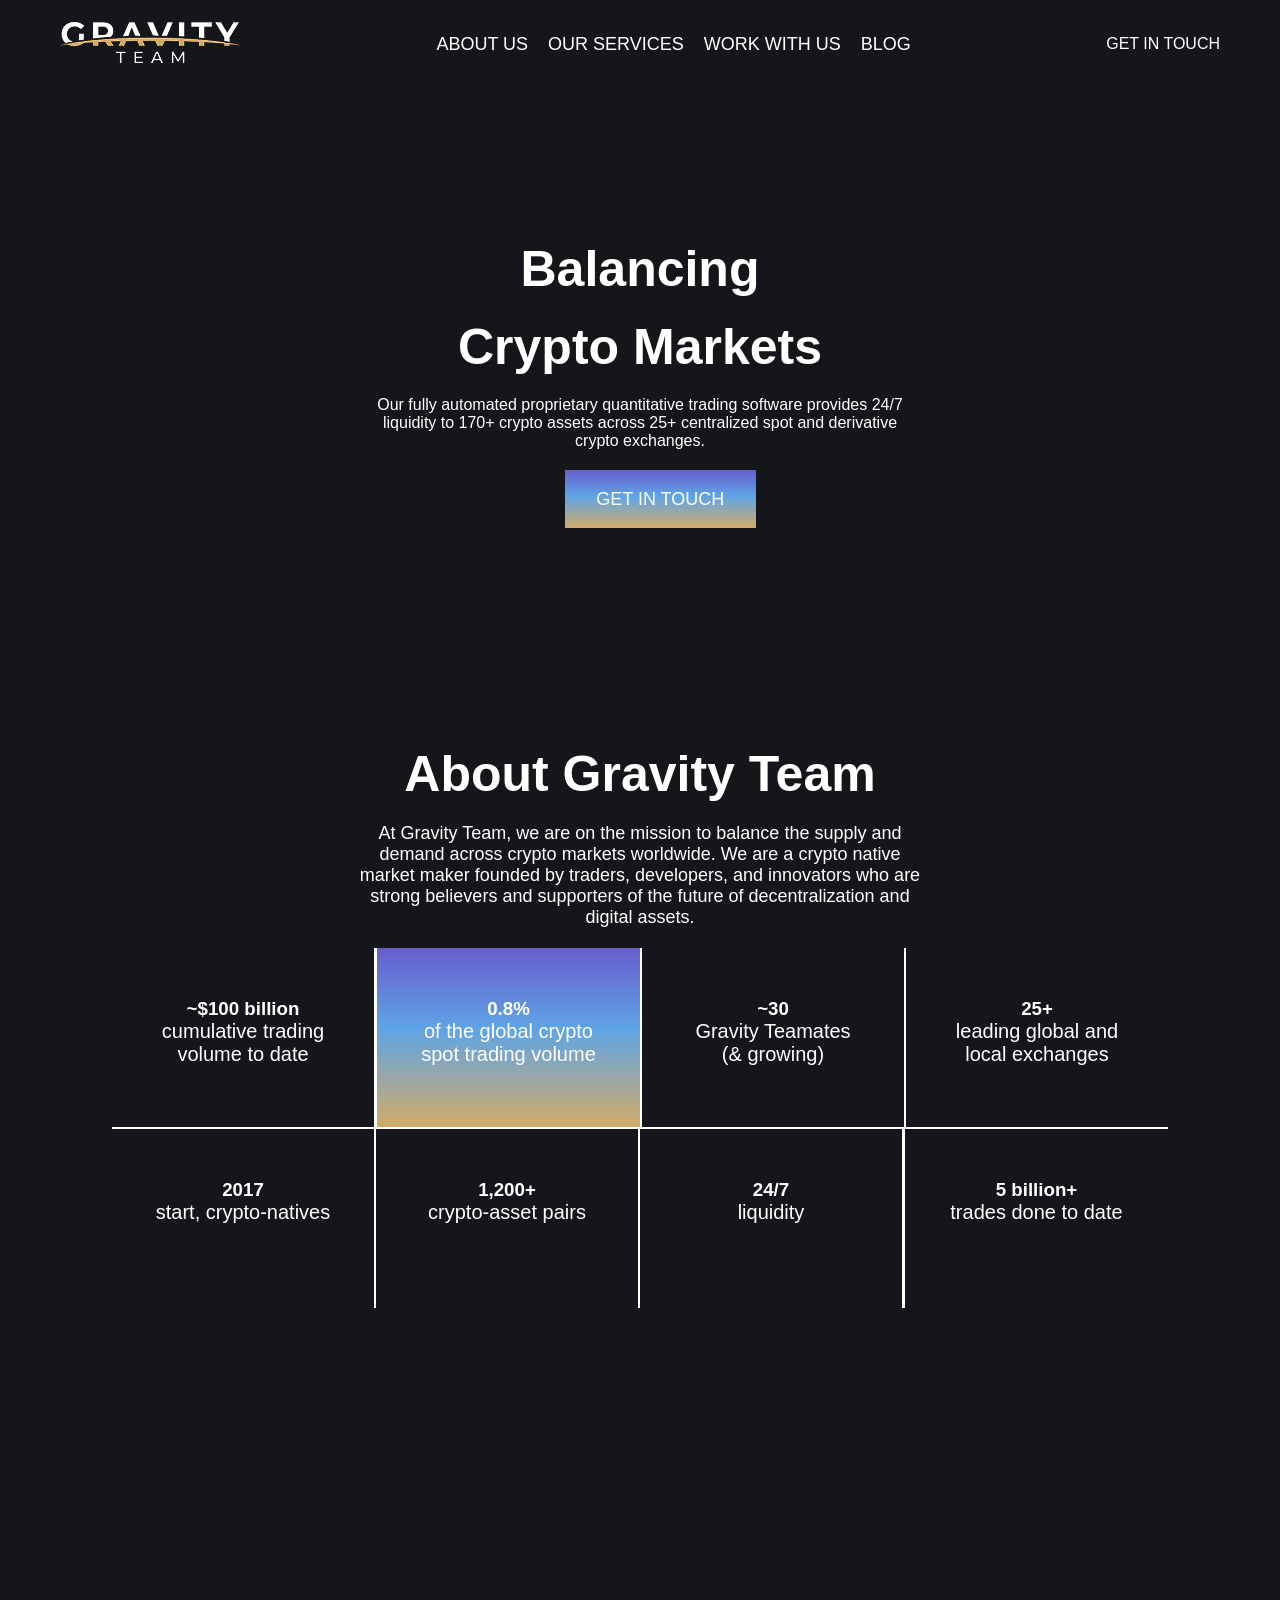
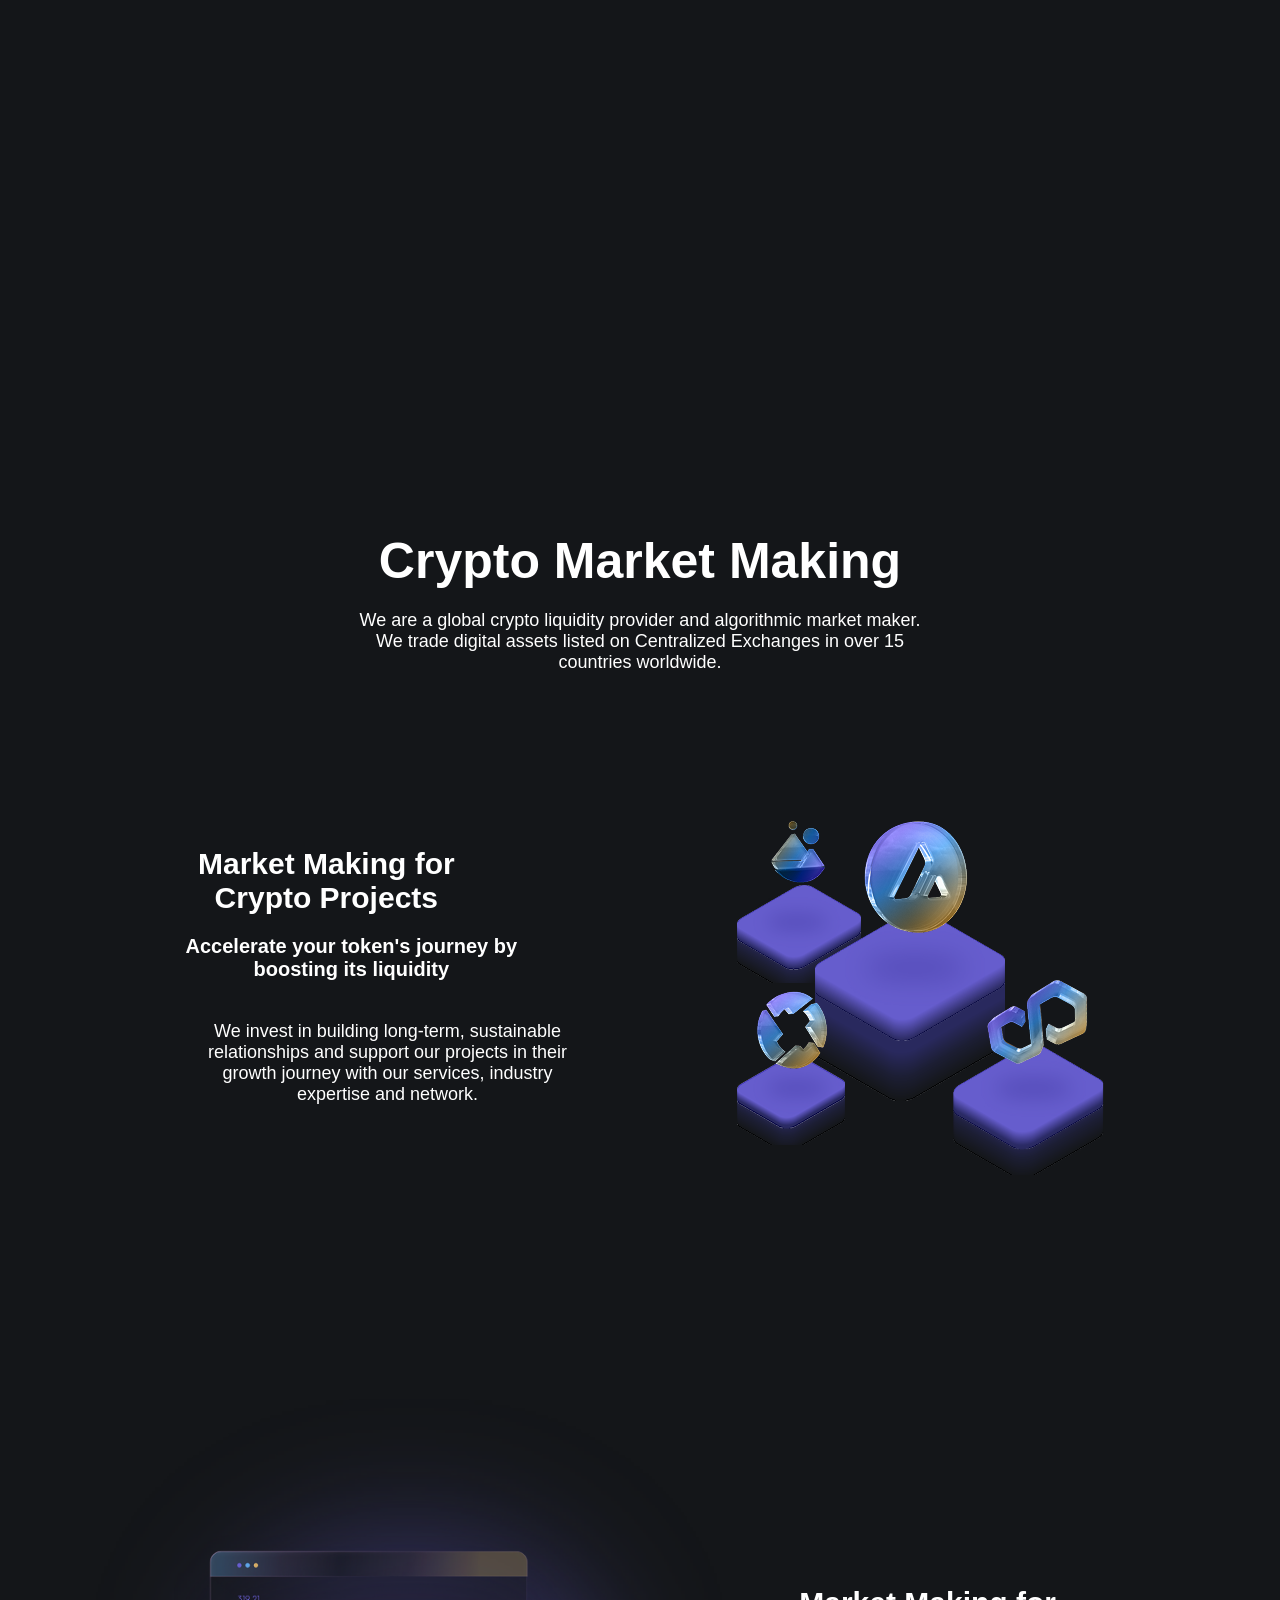
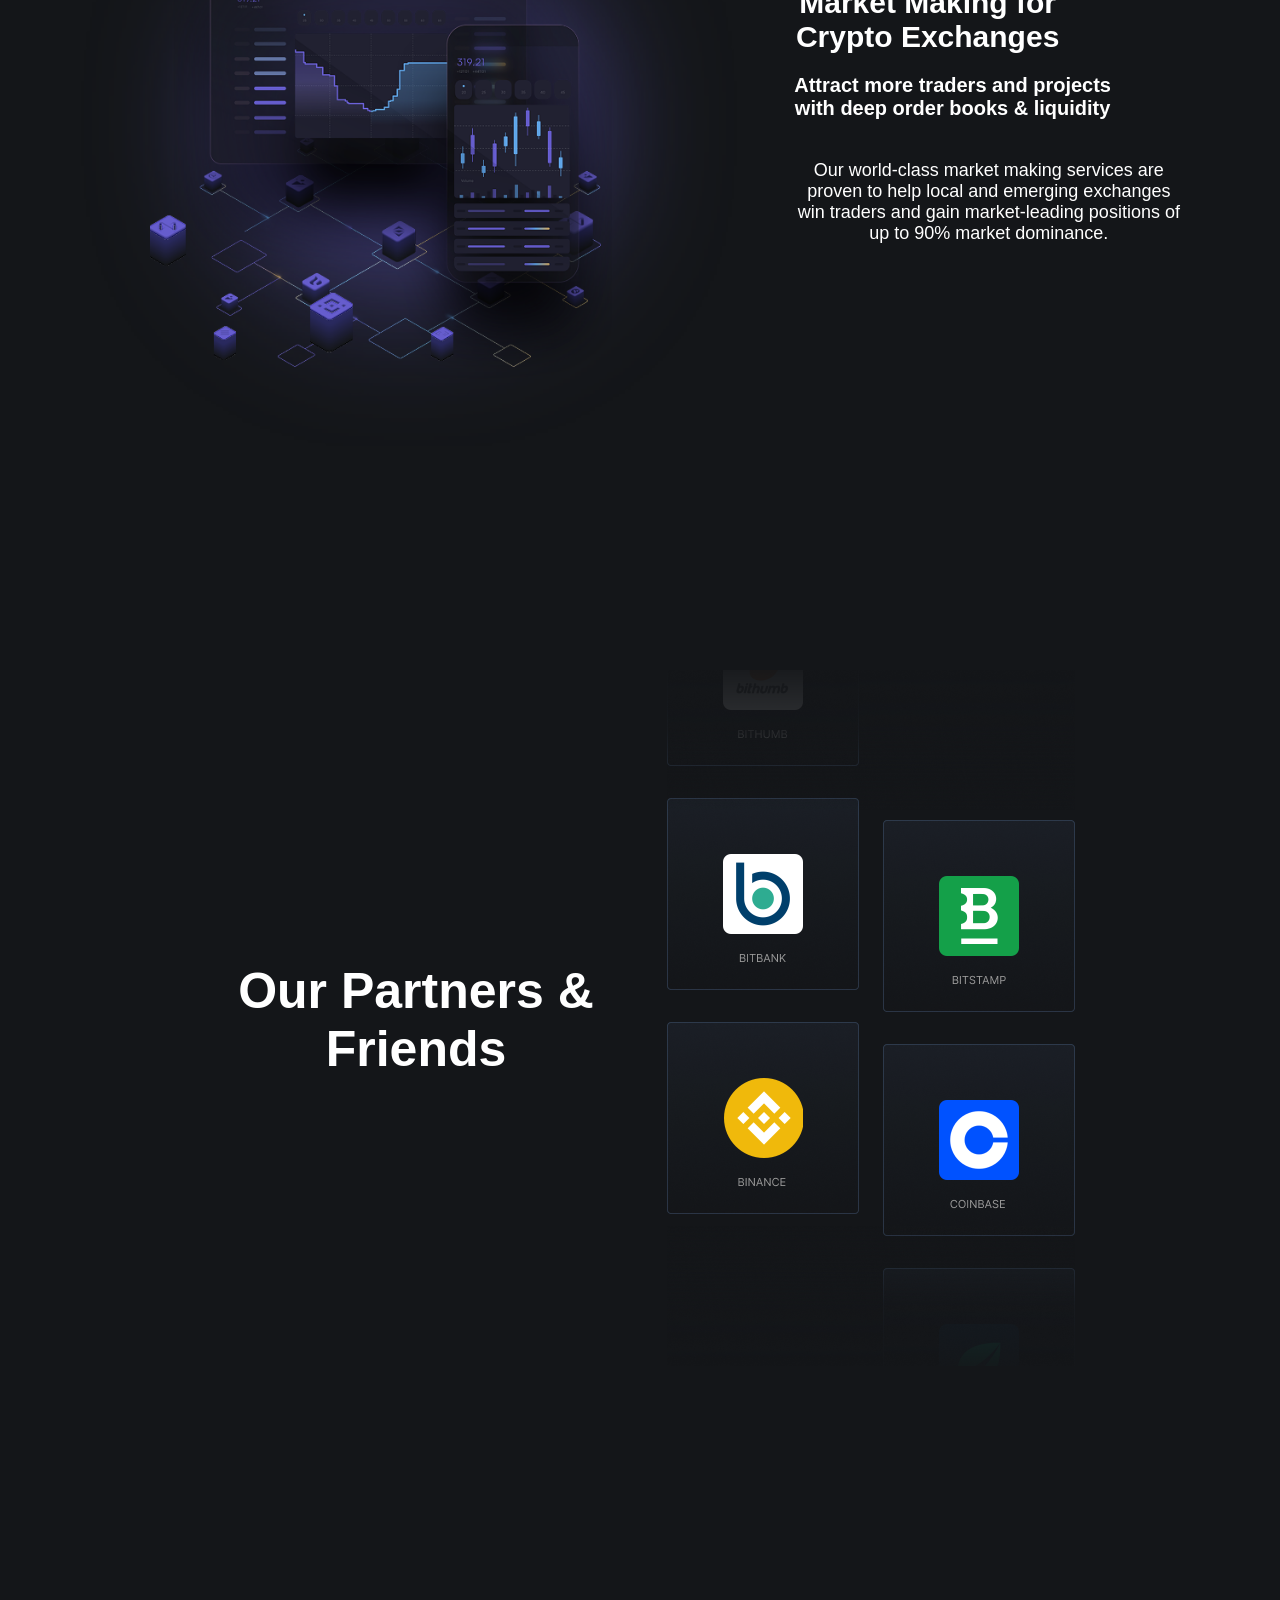
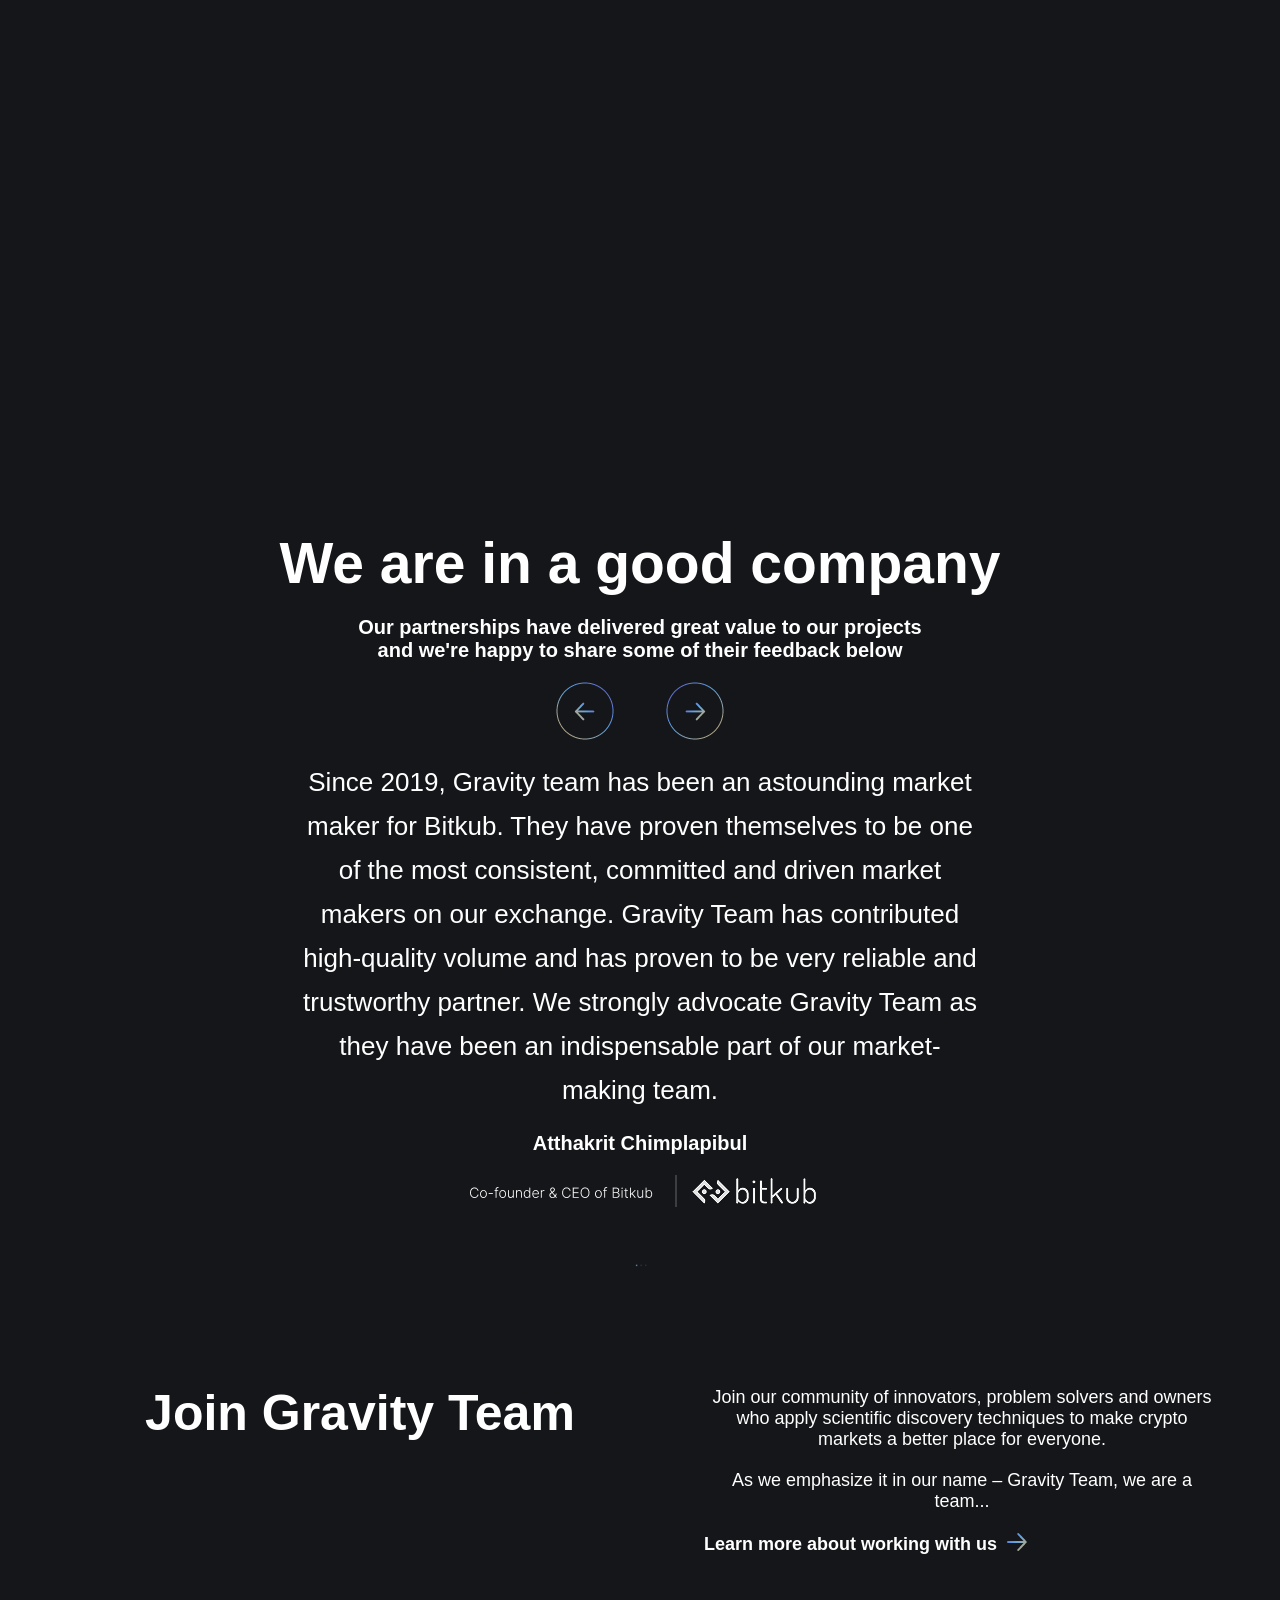
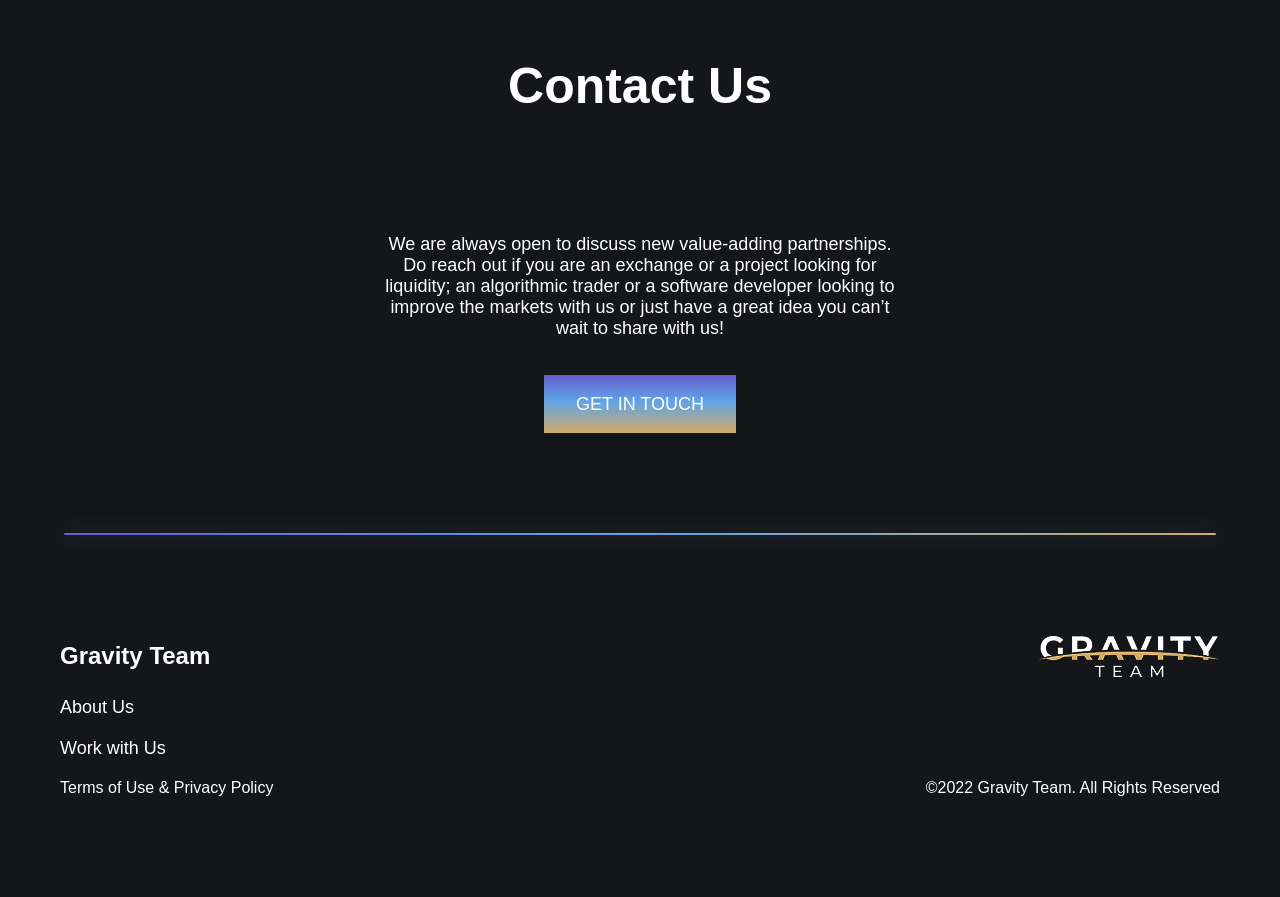
<file: index.html>
<!doctype html>
<html lang="en">
  <head>
    <meta charset="UTF-8" />
    <meta name="viewport" content="width=device-width, initial-scale=1.0" />
    <title>Gravity Team</title>
    <link rel="stylesheet" href="./style.css" />
  </head>
  <body>
    <nav>
      <div class="logo">
        <img src="./Images/logo-light.png" alt="Gravity Team Logo" />
      </div>

      <ul class="nav-links" id="navLinks">
        <li><a href="#">ABOUT US</a></li>
        <li><a href="#">OUR SERVICES</a></li>
        <li><a href="#">WORK WITH US</a></li>
        <li><a href="#">BLOG</a></li>
      </ul>

      <div class="nav-btn">
        <p>GET IN TOUCH</p>
      </div>

      <button class="hamburger" id="hamburger" aria-label="Toggle menu">
        <span></span>
        <span></span>
        <span></span>
      </button>
    </nav>

    <div class="Hero">
      <h1 class="hero-title-1">Balancing</h1>
      <h1 class="hero-title-2">Crypto Markets</h1>
      <p class="hero-text">
        Our fully automated proprietary quantitative trading software provides
        24/7 liquidity to 170+ crypto assets across 25+ centralized spot and
        derivative crypto exchanges.
      </p>
      <button class="hero-btn">GET IN TOUCH</button>
    </div>

    <section class="about">
      <h2 class="fade-in-up">About Gravity Team</h2>
      <p class="about-text fade-in-up">
        At Gravity Team, we are on the mission to balance the supply and demand
        across crypto markets worldwide. We are a crypto native market maker
        founded by traders, developers, and innovators who are strong believers
        and supporters of the future of decentralization and digital assets.
      </p>

      <div class="box-container">
        <div class="box-100 stat-box">
          <h3>~$100 billion</h3>
          <p>cumulative trading</p>
          <p>volume to date</p>
        </div>
        <div class="box-lin-grad stat-box">
          <h3>0.8%</h3>
          <p>of the global crypto</p>
          <p>spot trading volume</p>
        </div>
        <div class="box-1 stat-box">
          <h3>~30</h3>
          <p>Gravity Teamates</p>
          <p>(& growing)</p>
        </div>
        <div class="box-1 stat-box">
          <h3>25+</h3>
          <p>leading global and</p>
          <p>local exchanges</p>
        </div>
      </div>

      <div class="box-container">
        <div class="box-2 stat-box">
          <h3>2017</h3>
          <p>start, crypto-natives</p>
        </div>
        <div class="box-2 stat-box">
          <h3>1,200+</h3>
          <p>crypto-asset pairs</p>
        </div>
        <div class="box-2 stat-box">
          <h3>24/7</h3>
          <p>liquidity</p>
        </div>
        <div class="box-5-billion stat-box">
          <h3>5 billion+</h3>
          <p>trades done to date</p>
        </div>
      </div>
    </section>

    <section class="market-making">
      <h2 class="fade-in-up">Crypto Market Making</h2>
      <p class="fade-in-up">
        We are a global crypto liquidity provider and algorithmic market maker.
        We trade digital assets listed on Centralized Exchanges in over 15
        countries worldwide.
      </p>

      <div class="flex-container">
        <div class="flex slide-in-left">
          <div class="flex-item">
            <h3>Market Making for Crypto Projects</h3>
            <h4>Accelerate your token's journey by boosting its liquidity</h4>
            <p>
              We invest in building long-term, sustainable relationships and
              support our projects in their growth journey with our services,
              industry expertise and network.
            </p>
          </div>
          <div class="flex-image"><img src="./Images/flex-1.png" alt="" /></div>
        </div>

        <div class="flex slide-in-right">
          <div class="flex-image"><img src="./Images/flex-2.png" alt="" /></div>
          <div class="flex-item">
            <h3>Market Making for Crypto Exchanges</h3>
            <h4>
              Attract more traders and projects with deep order books &
              liquidity
            </h4>
            <p>
              Our world-class market making services are proven to help local
              and emerging exchanges win traders and gain market-leading
              positions of up to 90% market dominance.
            </p>
          </div>
        </div>

        <div class="flex slide-in-left">
          <div class="flex-item"><h2>Our Partners & Friends</h2></div>
          <div class="flex-image"><img src="./Images/flex-3.png" alt="" /></div>
        </div>
      </div>
    </section>

    <section class="about-us fade-in-up">
      <h2>We are in a good company</h2>
      <h4>
        Our partnerships have delivered great value to our projects and we're
        happy to share some of their feedback below
      </h4>

      <div class="arrow-img">
        <img src="./Images/left-arrow.png" alt="Previous" class="arrow-hover" />
        <img src="./Images/right-arrow.png" alt="Next" class="arrow-hover" />
      </div>

      <p class="testimonial-text">
        Since 2019, Gravity team has been an astounding market maker for Bitkub.
        They have proven themselves to be one of the most consistent, committed
        and driven market makers on our exchange. Gravity Team has contributed
        high-quality volume and has proven to be very reliable and trustworthy
        partner. We strongly advocate Gravity Team as they have been an
        indispensable part of our market-making team.
      </p>

      <h5>Atthakrit Chimplapibul</h5>
      <img
        src="./Images/founder.png"
        alt="Founder"
        class="founder-img" /><br /><br />
      <img src="./Images/scroll-dot.png" alt="" class="scroll" />
    </section>

    <section class="work-with-us">
      <div class="work-with-us-content">
        <h2 class="fade-in-up">Join Gravity Team</h2>
      </div>

      <div>
        <p class="fade-in-up">
          Join our community of innovators, problem solvers and owners who apply
          scientific discovery techniques to make crypto markets a better place
          for everyone.
        </p>

        <p class="fade-in-up">
          As we emphasize it in our name – Gravity Team, we are a team...
        </p>

        <p class="learn-more fade-in-up">
          <a href="">Learn more about working with us</a>
          <span><img src="./Images/Learn-more-img.png" alt="" /></span>
        </p>
      </div>
    </section>

    <section class="Contact">
      <h2 class="fade-in-up">Contact Us</h2>
      <p class="fade-in-up">
        We are always open to discuss new value-adding partnerships. Do reach
        out if you are an exchange or a project looking for liquidity; an
        algorithmic trader or a software developer looking to improve the
        markets with us or just have a great idea you can’t wait to share with
        us!
      </p>
      <br /><br />
      <button class="contact-btn fade-in-up">GET IN TOUCH</button>
    </section>
    <hr />

    <footer>
      <div class="footer-logo fade-in-up">
        <h2>Gravity Team</h2>
        <img src="./Images/logo-light.png" alt="" />
      </div>

      <div class="footer-links fade-in-up">
        <p><a href="">About Us</a></p>
        <p><a href="">Work with Us</a></p>
      </div>

      <div class="policy fade-in-up">
        <p><a href="">Terms of Use & Privacy Policy</a></p>
        <p><a href="">©2022 Gravity Team. All Rights Reserved</a></p>
      </div>
    </footer>

    <script src="script.js"></script>
  </body>
</html>
</file>
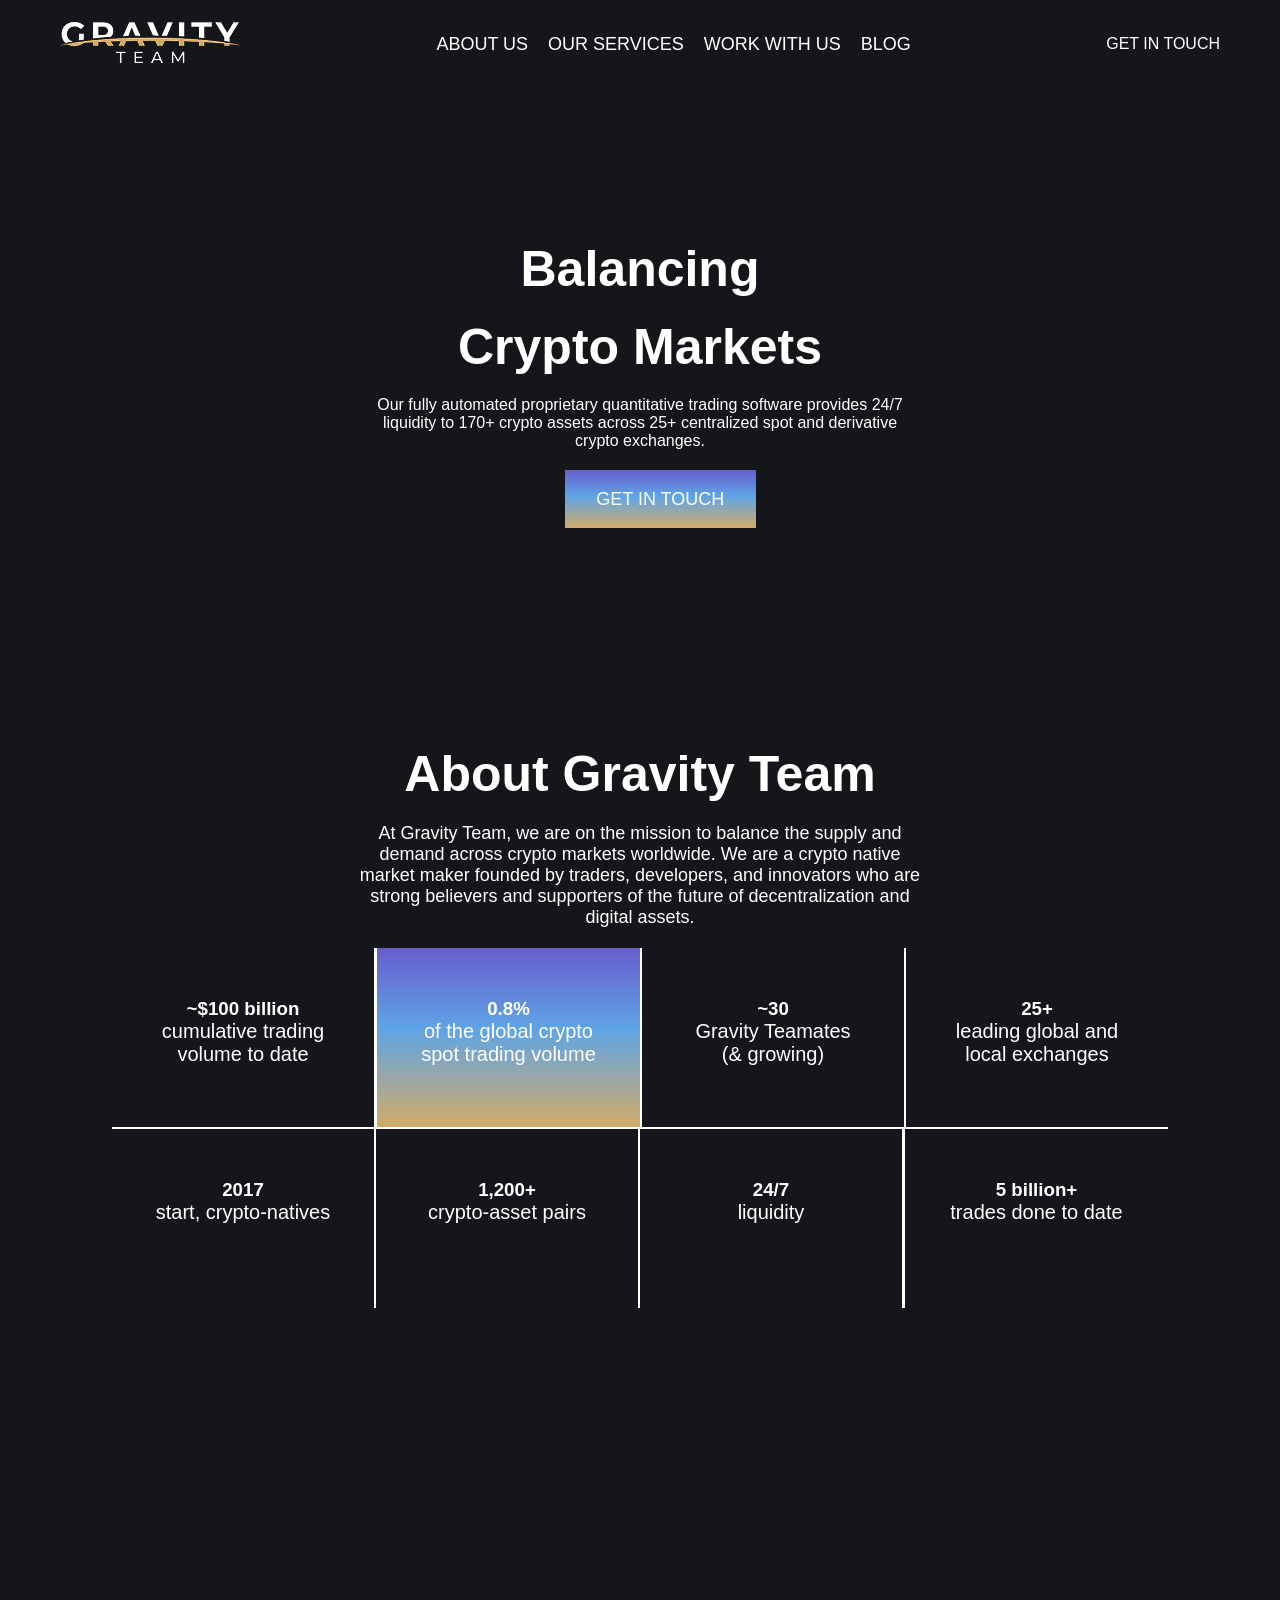
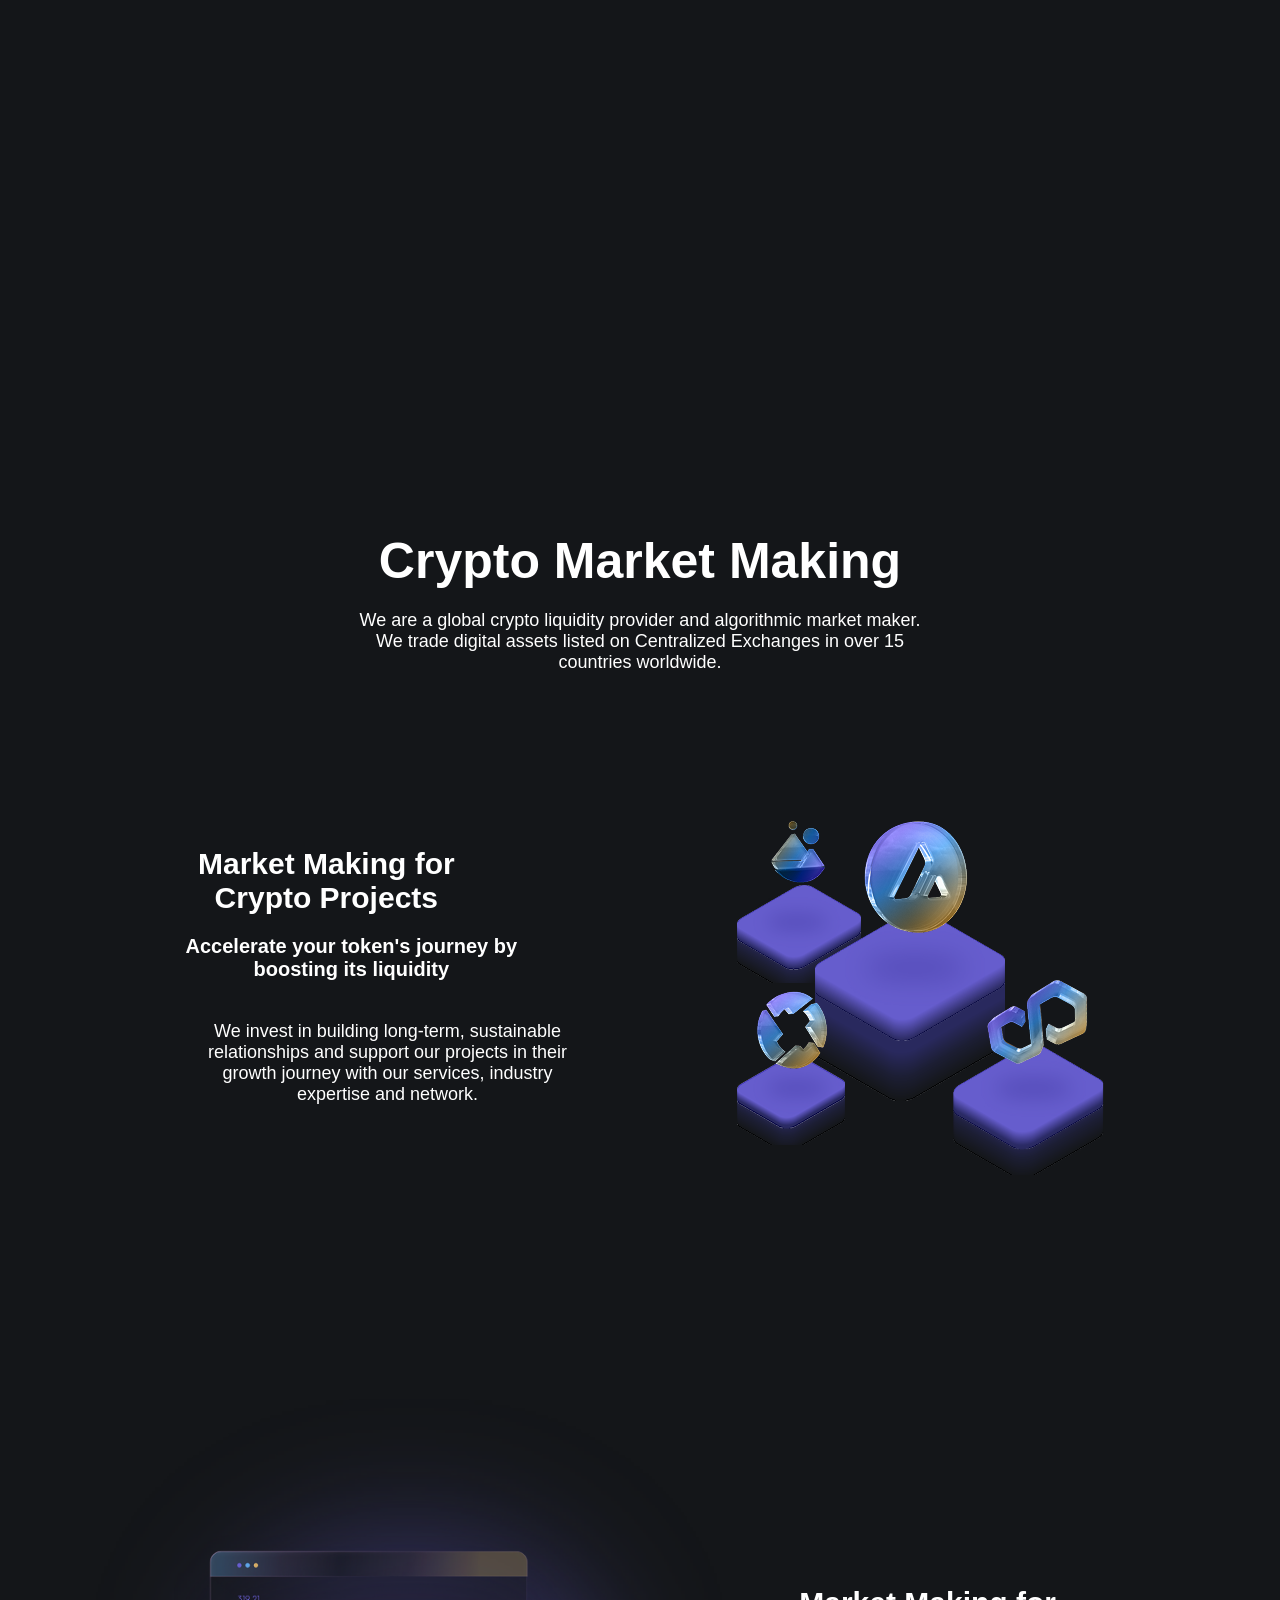
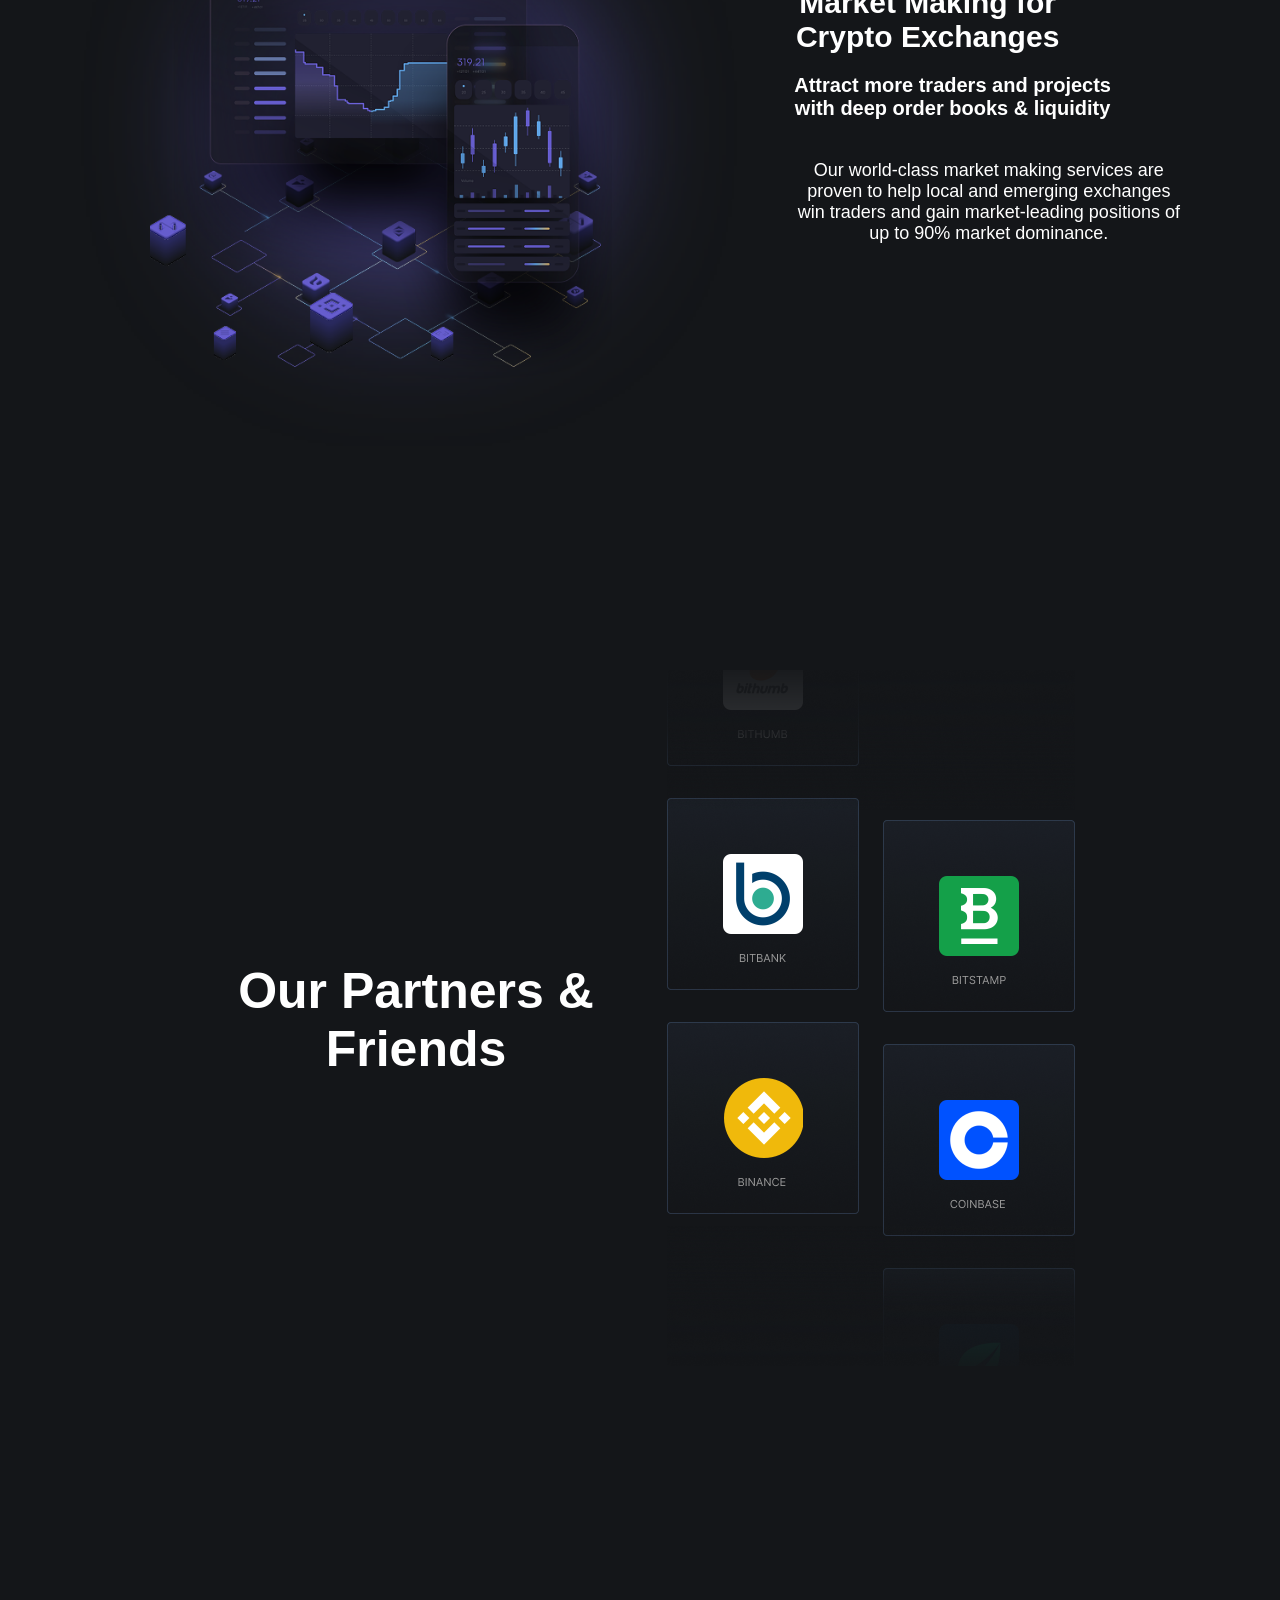
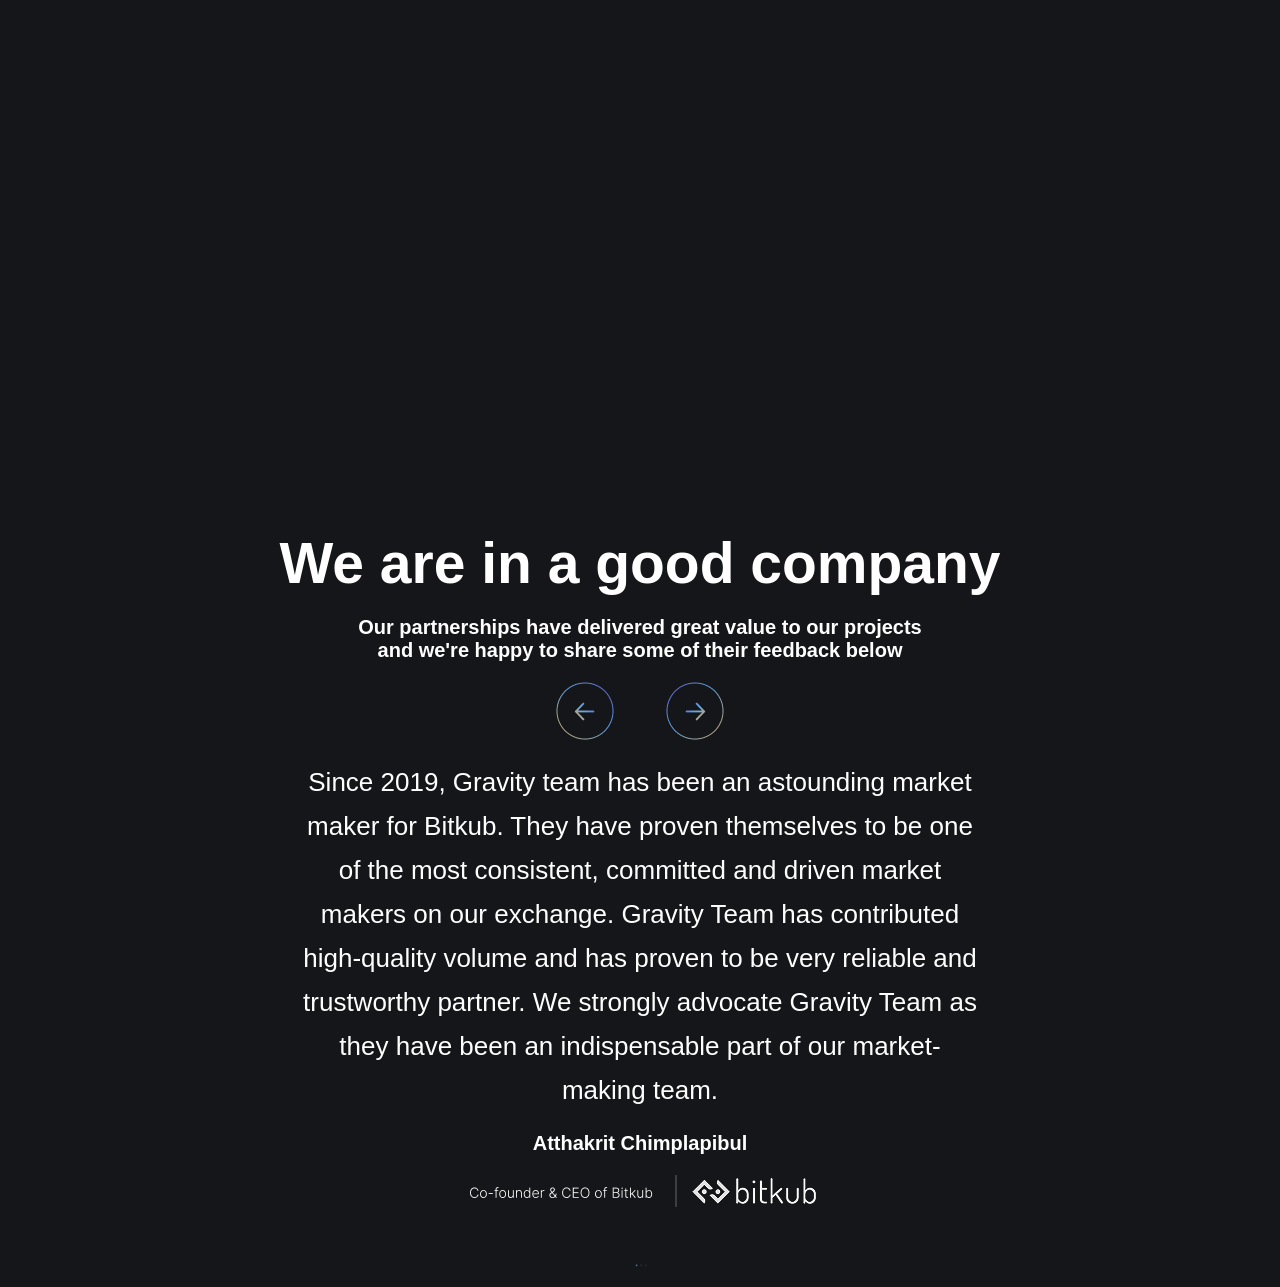
<file: test.html>
<!doctype html>
<html lang="en">
  <head>
    <meta charset="UTF-8" />
    <meta name="viewport" content="width=device-width, initial-scale=1.0" />
    <title>Gravity Team</title>
    <link rel="stylesheet" href="./style.css">
  </head>
  <body>
    <nav>
      <div class="logo">
        <img src="./Images/logo-light.png" alt="Gravity Team Logo" />
      </div>

      <ul class="nav-links" id="navLinks">
        <li><a href="#">ABOUT US</a></li>
        <li><a href="#">OUR SERVICES</a></li>
        <li><a href="#">WORK WITH US</a></li>
        <li><a href="#">BLOG</a></li>
      </ul>

      <div class="nav-btn">
        <p>GET IN TOUCH</p>
      </div>

      <button class="hamburger" id="hamburger" aria-label="Toggle menu">
        <span></span>
        <span></span>
        <span></span>
      </button>
    </nav>

    <div class="Hero">
      <h1 class="hero-title-1">Balancing</h1>
      <h1 class="hero-title-2">Crypto Markets</h1>
      <p class="hero-text">
        Our fully automated proprietary quantitative trading software provides
        24/7 liquidity to 170+ crypto assets across 25+ centralized spot and
        derivative crypto exchanges.
      </p>
      <button class="hero-btn">GET IN TOUCH</button>
    </div>

    <section class="about">
      <h2 class="fade-in-up">About Gravity Team</h2>
      <p class="about-text fade-in-up">
        At Gravity Team, we are on the mission to balance the supply and demand
        across crypto markets worldwide. We are a crypto native market maker
        founded by traders, developers, and innovators who are strong believers
        and supporters of the future of decentralization and digital assets.
      </p>

      <div class="box-container">
        <div class="box-100 stat-box">
          <h3>~$100 billion</h3>
          <p>cumulative trading</p>
          <p>volume to date</p>
        </div>
        <div class="box-lin-grad stat-box">
          <h3>0.8%</h3>
          <p>of the global crypto</p>
          <p>spot trading volume</p>
        </div>
        <div class="box-1 stat-box">
          <h3>~30</h3>
          <p>Gravity Teamates</p>
          <p>(& growing)</p>
        </div>
        <div class="box-1 stat-box">
          <h3>25+</h3>
          <p>leading global and</p>
          <p>local exchanges</p>
        </div>
      </div>

      <div class="box-container">
        <div class="box-2 stat-box">
          <h3>2017</h3>
          <p>start, crypto-natives</p>
        </div>
        <div class="box-2 stat-box">
          <h3>1,200+</h3>
          <p>crypto-asset pairs</p>
        </div>
        <div class="box-2 stat-box">
          <h3>24/7</h3>
          <p>liquidity</p>
        </div>
        <div class="box-5-billion stat-box">
          <h3>5 billion+</h3>
          <p>trades done to date</p>
        </div>
      </div>
    </section>

    <section class="market-making">
      <h2 class="fade-in-up">Crypto Market Making</h2>
      <p class="fade-in-up">
        We are a global crypto liquidity provider and algorithmic market maker.
        We trade digital assets listed on Centralized Exchanges in over 15
        countries worldwide.
      </p>

      <div class="flex-container">
        <div class="flex slide-in-left">
          <div class="flex-item">
            <h3>Market Making for Crypto Projects</h3>
            <h4>Accelerate your token's journey by boosting its liquidity</h4>
            <p>
              We invest in building long-term, sustainable relationships and
              support our projects in their growth journey with our services,
              industry expertise and network.
            </p>
          </div>
          <div class="flex-image"><img src="./Images/flex-1.png" alt="" /></div>
        </div>

        <div class="flex slide-in-right">
          <div class="flex-image"><img src="./Images/flex-2.png" alt="" /></div>
          <div class="flex-item">
            <h3>Market Making for Crypto Exchanges</h3>
            <h4>
              Attract more traders and projects with deep order books &
              liquidity
            </h4>
            <p>
              Our world-class market making services are proven to help local
              and emerging exchanges win traders and gain market-leading
              positions of up to 90% market dominance.
            </p>
          </div>
        </div>

        <div class="flex slide-in-left">
          <div class="flex-item"><h2>Our Partners & Friends</h2></div>
          <div class="flex-image"><img src="./Images/flex-3.png" alt="" /></div>
        </div>
      </div>
    </section>

    <section class="about-us fade-in-up">
      <h2>We are in a good company</h2>
      <h4>
        Our partnerships have delivered great value to our projects and we're
        happy to share some of their feedback below
      </h4>

      <div class="arrow-img">
        <img src="./Images/left-arrow.png" alt="Previous" class="arrow-hover" />
        <img src="./Images/right-arrow.png" alt="Next" class="arrow-hover" />
      </div>

      <p class="testimonial-text">
        Since 2019, Gravity team has been an astounding market maker for Bitkub.
        They have proven themselves to be one of the most consistent, committed
        and driven market makers on our exchange. Gravity Team has contributed
        high-quality volume and has proven to be very reliable and trustworthy
        partner. We strongly advocate Gravity Team as they have been an
        indispensable part of our market-making team.
      </p>

      <h5>Atthakrit Chimplapibul</h5>
      <img
        src="./Images/founder.png"
        alt="Founder"
        class="founder-img" /><br /><br />
      <img src="./Images/scroll-dot.png" alt="" class="scroll" />
    </section>

    <script src="script.js">
     
    </script>
  </body>
</html>
</file>
<file: style.css>
* {
  margin: 0;
  padding: 0;
  box-sizing: border-box;
}

body {
  font-family: "Poppins", sans-serif;
  background-color: #141619;
  color: #fff;
}

/* === NAV === */
nav {
  display: flex;
  justify-content: space-between;
  align-items: center;
  padding: 20px;
  color: #fff;
  max-width: 1200px;
  margin: 0 auto;
  height: 88px;
  position: relative;
  animation: navSlideDown 0.7s ease forwards;
}

@keyframes navSlideDown {
  from {
    opacity: 0;
    transform: translateY(-40px);
  }
  to {
    opacity: 1;
    transform: translateY(0);
  }
}

.logo img {
  max-height: 50px;
  width: auto;
}

.nav-links {
  display: flex;
  gap: 20px;
  list-style: none;
}

.nav-links a {
  color: #fff;
  text-decoration: none;
  font-size: 18px;
  position: relative;
  transition: color 0.3s ease;
}

.nav-links a::after {
  content: "";
  position: absolute;
  bottom: -3px;
  left: 0;
  width: 0%;
  height: 2px;
  background: linear-gradient(90deg, #665dcd, #5fa4e6, #d2ab67);
  transition: width 0.35s ease;
}

.nav-links a:hover::after {
  width: 100%;
}
.nav-links a:hover {
  color: #5fa4e6;
}

.nav-btn {
  display: flex;
  cursor: pointer;
  transition:
    transform 0.2s ease,
    opacity 0.2s ease;
}
.nav-btn:hover {
  transform: scale(1.05);
  opacity: 0.85;
}

.hamburger {
  display: none;
  flex-direction: column;
  gap: 5px;
  cursor: pointer;
  background: none;
  border: none;
  padding: 4px;
  z-index: 200;
}

.hamburger span {
  display: block;
  width: 26px;
  height: 2px;
  background: #fff;
  border-radius: 2px;
  transition:
    transform 0.3s ease,
    opacity 0.3s ease;
}

.hamburger.open span:nth-child(1) {
  transform: translateY(7px) rotate(45deg);
}
.hamburger.open span:nth-child(2) {
  opacity: 0;
}
.hamburger.open span:nth-child(3) {
  transform: translateY(-7px) rotate(-45deg);
}

/* === HERO === */
.Hero {
  text-align: center;
  display: flex;
  flex-direction: column;
  justify-content: center;
  height: 592px;
  width: 584px;
  margin: 0 auto;
  gap: 20px;
  padding: 0 20px;
}

h1 {
  font-size: 50px;
}

.hero-title-1 {
  animation: fadeInUp 0.8s ease 0.3s both;
}
.hero-title-2 {
  animation: fadeInUp 0.8s ease 0.5s both;
}
.hero-text {
  animation: fadeInUp 0.8s ease 0.7s both;
}

.hero-btn {
  background: linear-gradient(#665dcd 0%, #5fa4e6 45%, #d2ab67 100%);
  color: white;
  border: none;
  padding: 10px 20px;
  font-size: 18px;
  cursor: pointer;
  height: 58px;
  width: 191.5px;
  margin-left: 196.5px;
  animation: fadeInUp 0.8s ease 0.9s both;
  transition:
    transform 0.25s ease,
    box-shadow 0.25s ease;
}

.hero-btn:hover {
  transform: translateY(-3px) scale(1.03);
  box-shadow: 0 8px 24px rgba(95, 164, 230, 0.35);
}

.hero-btn:active {
  transform: translateY(0px) scale(0.98);
}

/* === SCROLL ANIMATIONS === */
.fade-in-up {
  opacity: 0;
  transform: translateY(40px);
  transition:
    opacity 0.7s ease,
    transform 0.7s ease;
}
.fade-in-up.visible {
  opacity: 1;
  transform: translateY(0);
}

.slide-in-left {
  opacity: 0;
  transform: translateX(-60px);
  transition:
    opacity 0.7s ease,
    transform 0.7s ease;
}
.slide-in-left.visible {
  opacity: 1;
  transform: translateX(0);
}

.slide-in-right {
  opacity: 0;
  transform: translateX(60px);
  transition:
    opacity 0.7s ease,
    transform 0.7s ease;
}
.slide-in-right.visible {
  opacity: 1;
  transform: translateX(0);
}

/* === ABOUT === */
.about {
  text-align: center;
  display: flex;
  flex-direction: column;
  justify-content: center;
  min-height: 692px;
  max-width: 1200px;
  margin: auto;
  padding: 60px 20px;
}

.about h2 {
  font-size: 50px;
}

.about-text {
  font-size: 18px;
  width: 612.4px;
  max-width: 100%;
  height: auto;
  margin: 0 auto;
  padding: 20px;
}

/* === STAT BOXES === */
.box-container {
  display: flex;
  justify-content: center;
  flex-wrap: wrap;
}

.box-container p {
  font-size: 20px;
}

.stat-box {
  opacity: 0;
  transform: translateY(30px);
  transition:
    opacity 0.6s ease,
    transform 0.6s ease,
    box-shadow 0.3s ease;
}
.stat-box.visible {
  opacity: 1;
  transform: translateY(0);
}

.stat-box:nth-child(1) {
  transition-delay: 0s;
}
.stat-box:nth-child(2) {
  transition-delay: 0.15s;
}
.stat-box:nth-child(3) {
  transition-delay: 0.3s;
}
.stat-box:nth-child(4) {
  transition-delay: 0.45s;
}

.stat-box:hover {
  box-shadow: 0 0 20px rgba(95, 164, 230, 0.2);
  transform: translateY(-4px);
}

.box-100 {
  padding: 20px;
  padding-top: 50px;
  height: 180px;
  width: 264px;
  border-right: 2px solid #fff;
  border-bottom: 1px solid #fff;
}

.box-lin-grad {
  background: linear-gradient(#665dcd 0%, #5fa4e6 45%, #d2ab67 100%);
  color: white;
  padding: 20px;
  padding-top: 50px;
  height: 180px;
  width: 264px;
  border-left: 1px solid #fff;
  border-bottom: 1px solid #fff;
}

.box-1 {
  padding: 20px;
  padding-top: 50px;
  height: 180px;
  width: 264px;
  border-left: 2px solid #fff;
  border-bottom: 1px solid #fff;
}

.box-2 {
  padding: 20px;
  padding-top: 50px;
  height: 180px;
  width: 264px;
  border-right: 2px solid #fff;
  border-top: 1px solid #fff;
}

.box-5-billion {
  color: white;
  padding: 20px;
  padding-top: 50px;
  height: 180px;
  width: 264px;
  border-left: 1px solid #fff;
  border-top: 1px solid #fff;
}

/* === MARKET MAKING === */
.market-making {
  text-align: center;
  display: flex;
  flex-direction: column;
  justify-content: center;
  min-height: 692px;
  max-width: 1200px;
  margin: auto;
  margin-top: 700px;
  padding: 60px 20px;
}

.market-making h2 {
  font-size: 50px;
}

.market-making p {
  font-size: 18px;
  width: 612.4px;
  max-width: 100%;
  height: auto;
  margin: 0 auto;
  padding: 20px;
}

.flex-container {
  display: flex;
  flex-direction: column;
  justify-content: center;
  gap: 20px;
}

.flex {
  display: flex;
  justify-content: space-between;
  align-items: center;
  max-width: 1200px;
  margin: 100px auto;
  min-height: 366px;
  gap: 40px;
  padding: 0 20px;
}

.flex-item {
  width: 422.39px;
  max-width: 100%;
  display: flex;
  flex-direction: column;
  gap: 20px;
}

.flex-item h3 {
  font-size: 30px;
  width: 300px;
  max-width: 100%;
}
.flex-item h4 {
  font-size: 20px;
  width: 350px;
  max-width: 100%;
}

.flex-item p {
  font-size: 18px;
  width: 422.39px;
  max-width: 100%;
  height: auto;
}

.flex-image img {
  max-width: 100%;
  height: auto;
  transition:
    transform 0.4s ease,
    filter 0.4s ease;
}

.flex-image img:hover {
  transform: scale(1.04);
  filter: brightness(1.1);
}

/* === TESTIMONIAL === */
.about-us {
  max-width: 1200px;
  margin: auto;
  margin-top: 600px;
  padding: 0 20px;
}

.about-us h2 {
  font-size: 57px;
  text-align: center;
}

.about-us h4 {
  font-size: 20px;
  margin-top: 20px;
  max-width: 600px;
  margin-left: auto;
  margin-right: auto;
  margin-bottom: 20px;
  text-align: center;
}

.arrow-img {
  display: flex;
  gap: 20px;
  max-width: 200px;
  margin: 0 auto;
}

.arrow-img img {
  height: auto;
  margin: 0 auto;
}

.arrow-hover {
  transition:
    transform 0.25s ease,
    filter 0.25s ease;
  cursor: pointer;
}
.arrow-hover:hover {
  transform: scale(1.2);
  filter: brightness(1.4);
}

.testimonial-text {
  max-width: 678.09px;
  height: auto;
  line-height: 44px;
  font-size: 26px;
  text-align: center;
  margin: 20px auto;
  opacity: 0;
  transform: translateY(20px);
  transition:
    opacity 0.8s ease 0.2s,
    transform 0.8s ease 0.2s;
}
.testimonial-text.visible {
  opacity: 1;
  transform: translateY(0);
}

.about-us h5 {
  font-size: 20px;
  font-weight: 900;
  text-align: center;
  max-width: 350px;
  margin: 20px auto;
}

.founder-img {
  display: block;
  max-width: 100%;
  margin: 0 auto;
  transition:
    transform 0.4s ease,
    filter 0.4s ease;
}
.founder-img:hover {
  transform: scale(1.02);
  filter: brightness(1.08);
}

.scroll {
  display: block;
  max-width: 200px;
  margin: 20px auto;
  animation: pulse 2.5s ease-in-out infinite;
}

.work-with-us {
  text-align: center;
  margin: 100px auto;
  max-width: 1200px;
  padding: 0 20px;
  display: flex;
  justify-content: space-between;
}

.work-with-us h2 {
  font-size: 50px;
  width: 600px;
  height: 157px;
  max-width: 100%;
}

.work-with-us-content {
  display: flex;
  flex-direction: column;
  justify-content: center;
  gap: 20px;
}

.work-with-us p {
  font-size: 18px;
  width: 516px;
  height: auto;
  max-width: 100%;
  margin-top: 20px;
}

.work-with-us a {
  color: white;
  text-decoration: none;
  font-weight: 600;
  transition:
    transform 0.25s ease,
    opacity 0.25s ease;
}

.learn-more {
  justify-items: center;
  align-items: center;
  display: flex;
  gap: 10px;
}

.work-with-us a:hover {
  color: #5fa4e6;
}

.learn-more a {
  position: relative;
  display: inline-block;
}

.learn-more a::after {
  content: "";
  position: absolute;
  bottom: -3px;
  left: 0;
  width: 0%;
  height: 2px;
  background: linear-gradient(90deg, #665dcd, #5fa4e6, #d2ab67);
  transition: width 0.35s ease;
}

.learn-more a:hover::after {
  width: 100%;
}

.Contact {
  text-align: center;
  margin: 100px auto;
  max-width: 1200px;
  padding: 0 20px;
}

.Contact h2 {
  font-size: 50px;
  width: 600px;
  height: 157px;
  max-width: 100%;
  margin: 0 auto;
}

.Contact p {
  font-size: 18px;
  width: 516px;
  height: auto;
  max-width: 100%;
  margin-top: 20px;
  margin-left: auto;
  margin-right: auto;
}

.contact-btn {
  background: linear-gradient(#665dcd 0%, #5fa4e6 45%, #d2ab67 100%);
  color: white;
  border: none;
  padding: 10px 20px;
  font-size: 18px;
  cursor: pointer;
  height: 58px;
  width: 191.5px;
  margin-left: auto;
  margin-right: auto;
  animation: fadeInUp 0.8s ease 0.9s both;
  transition:
    transform 0.25s ease,
    box-shadow 0.25s ease;
}

.contact-btn:hover {
  transform: translateY(-3px) scale(1.03);
  box-shadow: 0 8px 24px rgba(95, 164, 230, 0.35);
}

.contact-btn:active {
  transform: translateY(0px) scale(0.98);
}

hr {
  border: none;
  border-top: 1px solid rgba(255, 255, 255, 0.2);
  margin: 60px auto;
}

footer {
  text-align: left;
  margin: 100px auto;
  max-width: 1200px;
  padding: 0 20px;
}

.footer-logo {
  display: flex;
  align-items: center;
  max-width: 100%;
  margin: 0 auto;
  justify-content: space-between;
}

.footer-links {
  display: flex;
  flex-direction: column;
  align-items: flex-start;
  gap: 20px;
  list-style: none;
  margin-top: 20px;
  justify-content: center;
}

.footer-links a {
  color: #fff;
  text-decoration: none;
  font-size: 18px;
  position: relative;
  transition: color 0.3s ease;
}

.footer-links a {
  position: relative;
  display: inline-block;
}

.footer-links a::after {
  content: "";
  position: absolute;
  bottom: -3px;
  left: 0;
  width: 0%;
  height: 2px;
  background: linear-gradient(90deg, #665dcd, #5fa4e6, #d2ab67);
  transition: width 0.35s ease;
}

.footer-links a:hover::after {
  width: 100%;
}
.footer-links a:hover {
  color: #5fa4e6;
}

.policy {
  display: flex;
  justify-content: space-between;
  gap: 20px;
  margin-top: 20px;
}

.policy a {
  color: #fff;
  text-decoration: none;
  font-size: 16px;
  position: relative;
  transition: color 0.3s ease;
}

.policy a {
  position: relative;
  display: inline-block;
}

.policy a::after {
  content: "";
  position: absolute;
  bottom: -3px;
  left: 0;
  width: 0%;
  height: 1px;
  background: linear-gradient(90deg, #665dcd, #5fa4e6, #d2ab67);
  transition: width 0.35s ease;
}

.policy a:hover::after {
  width: 100%;
}
.policy a:hover {
  color: #5fa4e6;
}

.work-with-us .fade-in-up:nth-child(1) {
  transition-delay: 0s;
}
.work-with-us-content .fade-in-up {
  transition-delay: 0s;
}
.work-with-us p.fade-in-up:nth-of-type(1) {
  transition-delay: 0.1s;
}
.work-with-us p.fade-in-up:nth-of-type(2) {
  transition-delay: 0.2s;
}
.learn-more.fade-in-up {
  transition-delay: 0.3s;
}

.Contact h2.fade-in-up {
  transition-delay: 0s;
}
.Contact p.fade-in-up {
  transition-delay: 0.15s;
}
.contact-btn.fade-in-up {
  transition-delay: 0.3s;
}

.footer-logo.fade-in-up {
  transition-delay: 0s;
}
.footer-links.fade-in-up {
  transition-delay: 0.1s;
}
.policy.fade-in-up {
  transition-delay: 0.2s;
}

hr {
  border: none;
  height: 2px;
  width: 90%;
  max-width: 1200px;
  margin: 60px auto;
  position: relative;
  overflow: visible;
  background: linear-gradient(90deg, #665dcd, #5fa4e6, #d2ab67);
  border-radius: 2px;
  animation: hrDraw 1.1s cubic-bezier(0.16, 1, 0.3, 1) forwards;
}

hr::after {
  content: "";
  position: absolute;
  top: -1px;
  left: -60%;
  width: 40%;
  height: 4px;
  background: linear-gradient(
    90deg,
    transparent,
    rgba(255, 255, 255, 0.9),
    transparent
  );
  animation: hrShimmer 2.8s ease-in-out 1.2s infinite;
}

@keyframes hrDraw {
  from {
    transform: scaleX(0);
    opacity: 0;
    box-shadow: 0 0 0px rgba(95, 164, 230, 0);
  }
  to {
    transform: scaleX(1);
    opacity: 1;
    box-shadow: 0 0 20px rgba(95, 164, 230, 0.5);
  }
}

@keyframes hrShimmer {
  0% {
    left: -60%;
  }
  100% {
    left: 130%;
  }
}
@keyframes hrShimmer {
  0% {
    left: -60%;
  }
  100% {
    left: 130%;
  }
}

/* === KEYFRAMES === */
@keyframes fadeInUp {
  from {
    opacity: 0;
    transform: translateY(30px);
  }
  to {
    opacity: 1;
    transform: translateY(0);
  }
}

@keyframes pulse {
  0%,
  100% {
    transform: scale(1);
    opacity: 1;
  }
  50% {
    transform: scale(1.08);
    opacity: 0.75;
  }
}

/* === TABLET 900px === */
@media (max-width: 900px) {
  nav {
    height: auto;
    padding: 16px 20px;
    flex-wrap: wrap;
  }
  .nav-links {
    gap: 12px;
  }
  .nav-links a {
    font-size: 15px;
  }
  h1 {
    font-size: 38px;
  }
  .Hero {
    width: 100%;
    height: auto;
    padding: 60px 20px;
  }
  .hero-btn {
    margin-left: auto;
    margin-right: auto;
    width: 200px;
  }
  .about h2,
  .market-making h2 {
    font-size: 36px;
  }
  .about-text,
  .market-making p {
    width: 100%;
  }
  .box-100,
  .box-lin-grad,
  .box-1,
  .box-2,
  .box-5-billion {
    width: 48%;
    height: auto;
    padding: 24px 16px;
  }
  .market-making {
    margin-top: 400px;
  }
  .flex {
    flex-direction: column;
    height: auto;
    margin: 60px auto;
    gap: 30px;
    text-align: center;
  }
  .flex-item {
    width: 100%;
    align-items: center;
  }
  .flex-item h3,
  .flex-item h4,
  .flex-item p {
    width: 100%;
  }
  .about-us {
    margin-top: 300px;
  }
  .about-us h2 {
    font-size: 38px;
  }
  .testimonial-text {
    font-size: 20px;
    line-height: 34px;
    max-width: 100%;
  }
  .work-with-us {
    flex-direction: column;
    text-align: center;
    gap: 30px;
  }
  .work-with-us h2 {
    width: 100%;
    height: auto;
    font-size: 36px;
  }
  .work-with-us p {
    width: 100%;
  }
  .learn-more {
    justify-content: center;
  }
  .Contact h2 {
    font-size: 36px;
    width: 100%;
    height: auto;
  }
  .Contact p {
    width: 100%;
  }
  .footer-logo {
    flex-direction: column;
    align-items: flex-start;
    gap: 16px;
  }
  .footer-logo h2 {
    font-size: 32px;
  }
}

/* === MOBILE 600px === */
@media (max-width: 600px) {
  .hamburger {
    display: flex;
  }

  .nav-links {
    height: 200px;
    width: 300px;
    display: none;
    flex-direction: column;
    gap: 16px;
    position: fixed;
    top: 0px;
    left: 0;
    right: 0;
    bottom: 70px;
    background-color: #1a1d21;
    padding: 24px 20px;
    z-index: 100;
    border-top: 1px solid rgba(255, 255, 255, 0.1);
    box-shadow: 0 20px 40px rgba(0, 0, 0, 0.4);
  }

  .nav-links.open {
    display: flex;
  }
  .nav-btn {
    display: none;
  }
  h1 {
    font-size: 28px;
  }
  .Hero {
    margin-top: 100px;
    padding: 40px 16px;
    gap: 14px;
  }
  .hero-btn {
    width: 100%;
    margin-left: 0;
    margin-right: 0;
    font-size: 16px;
  }
  .about {
    padding: 40px 16px;
    min-height: auto;
  }
  .about h2,
  .market-making h2 {
    font-size: 28px;
  }
  .about-text {
    font-size: 16px;
    padding: 10px 0;
  }
  .box-container {
    flex-direction: column;
    align-items: center;
  }
  .box-100,
  .box-lin-grad,
  .box-1,
  .box-2,
  .box-5-billion {
    width: 100%;
    border: none;
    border-bottom: 1px solid rgba(255, 255, 255, 0.2);
    height: auto;
    padding: 20px 16px;
  }
  .market-making {
    margin-top: 60px;
    min-height: auto;
    padding: 40px 16px;
  }
  .market-making p {
    font-size: 16px;
    padding: 10px 0;
  }
  .flex {
    margin: 40px auto;
    gap: 20px;
    padding: 0 16px;
  }
  .flex-item h3 {
    font-size: 22px;
  }
  .flex-item h4 {
    font-size: 16px;
  }
  .flex-item p {
    font-size: 15px;
  }
  .about-us {
    margin-top: 60px;
    padding: 0 16px;
  }
  .about-us h2 {
    font-size: 26px;
  }
  .about-us h4 {
    font-size: 16px;
  }
  .testimonial-text {
    font-size: 16px;
    line-height: 28px;
    max-width: 100%;
  }
  .about-us h5 {
    font-size: 16px;
  }
  .work-with-us {
    margin: 60px auto;
    padding: 0 16px;
    gap: 20px;
  }
  .work-with-us h2 {
    font-size: 28px;
  }
  .work-with-us p {
    font-size: 16px;
  }
  .Contact {
    margin: 60px auto;
    padding: 0 16px;
  }
  .Contact h2 {
    font-size: 28px;
  }
  .Contact p {
    font-size: 16px;
  }
  .contact-btn {
    width: 100%;
    font-size: 16px;
  }
  footer {
    margin: 60px auto;
    padding: 0 16px;
  }
  .footer-logo img {
    max-height: 36px;
  }
  .footer-links a {
    font-size: 16px;
  }
  .policy {
    flex-direction: column;
    gap: 12px;
    text-align: left;
  }
  .policy a {
    font-size: 14px;
  }
}

/* === REDUCED MOTION === */
@media (prefers-reduced-motion: reduce) {
  *,
  *::before,
  *::after {
    animation-duration: 0.01ms !important;
    transition-duration: 0.01ms !important;
  }
}
</file>
